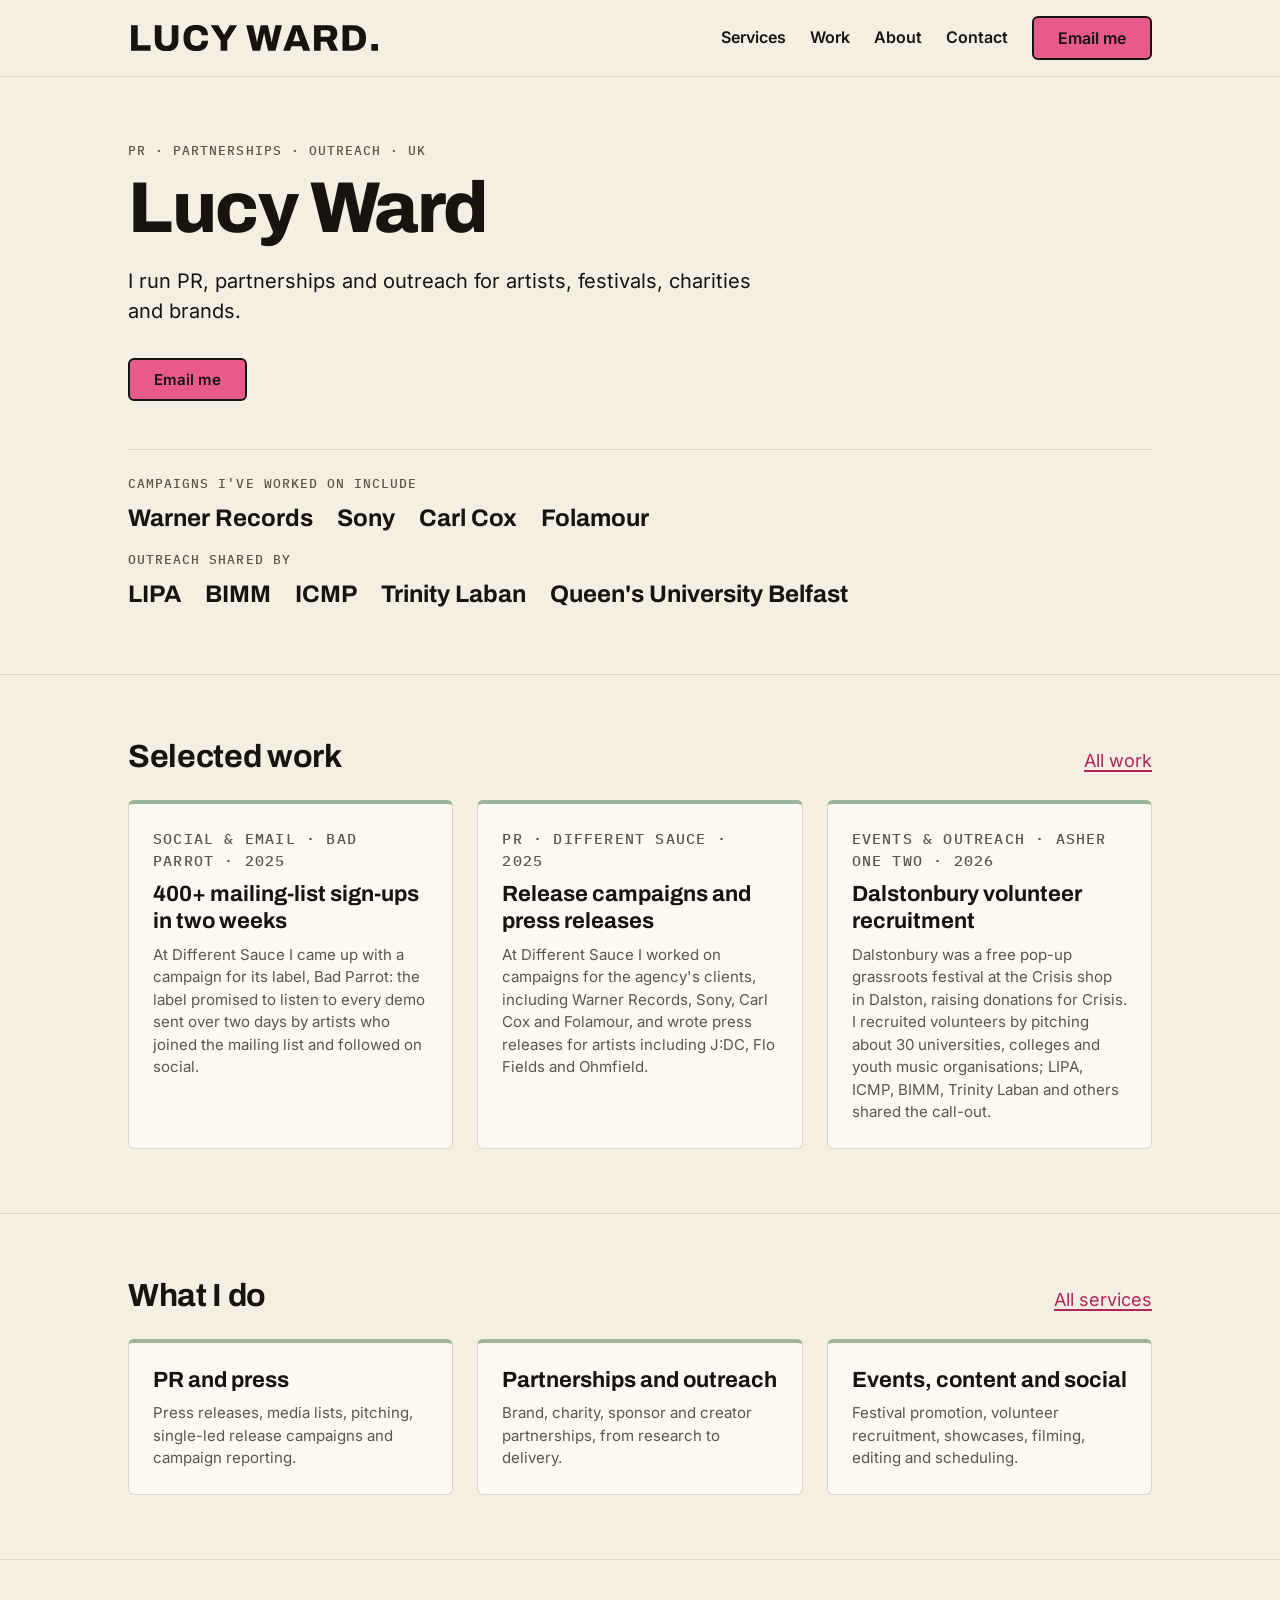
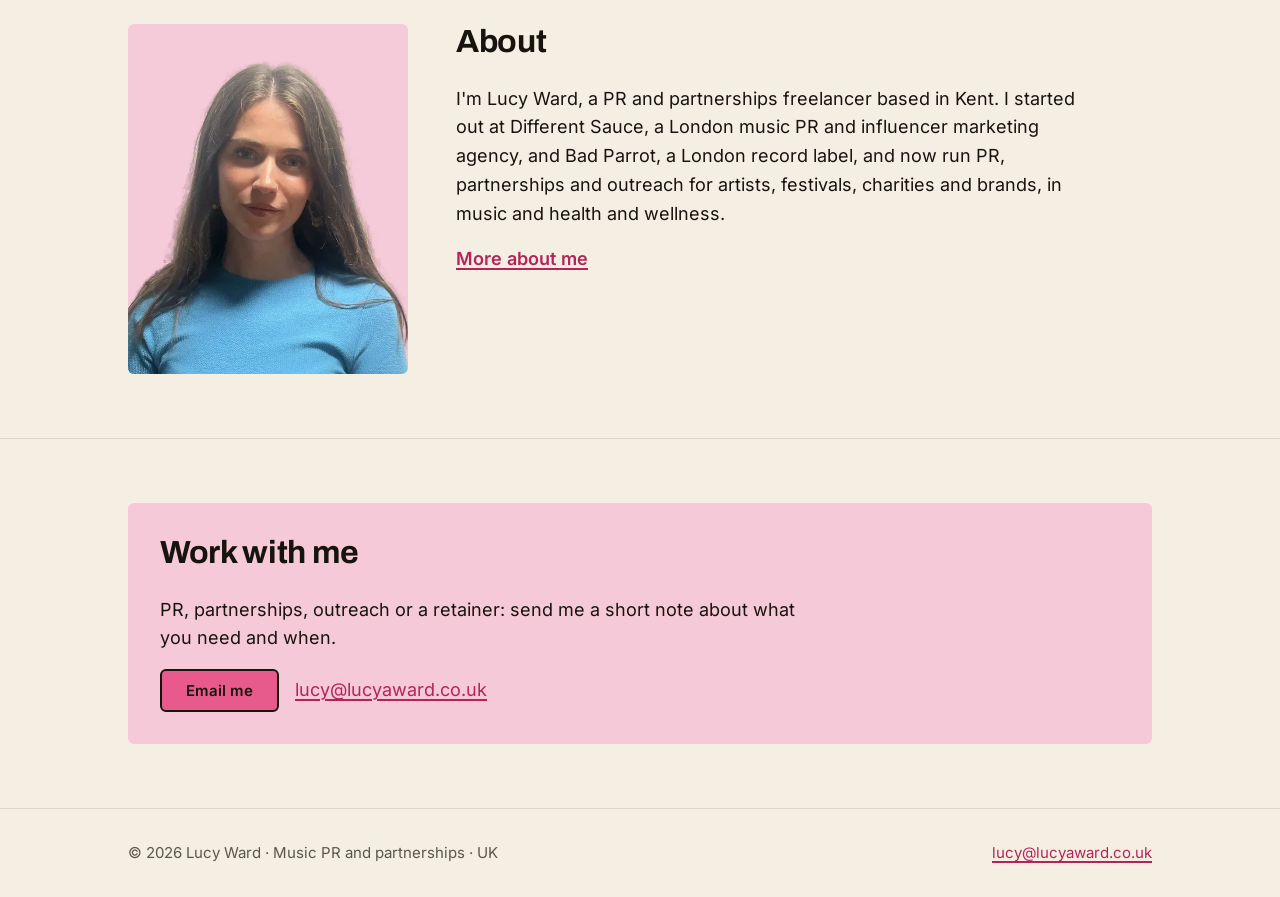
<file: index.html>
<!doctype html>
<html lang="en-GB">
<head>
<meta charset="utf-8">
<meta name="viewport" content="width=device-width, initial-scale=1">
<title>Lucy Ward · Music PR and partnerships</title>
<meta name="description" content="Freelance music PR, partnerships and outreach for artists, festivals, charities and brands, from Lucy Ward.">
<meta property="og:title" content="Lucy Ward · Music PR and partnerships">
<meta property="og:description" content="Freelance music PR, partnerships and outreach for artists, festivals, charities and brands, from Lucy Ward.">
<link rel="icon" href="/favicon.ico" sizes="48x48">
<link rel="icon" href="/favicon.svg" type="image/svg+xml">
<link rel="apple-touch-icon" href="/apple-touch-icon.png">
<link rel="manifest" href="/site.webmanifest">
<meta name="theme-color" content="#F5EFE3">
<link rel="preload" href="fonts/archivo-latin-800-normal.woff2" as="font" type="font/woff2" crossorigin>
<link rel="preload" href="fonts/inter-latin-400-normal.woff2" as="font" type="font/woff2" crossorigin>
<link rel="stylesheet" href="styles.css">
</head>
<body>
<a class="skip" href="#main">Skip to content</a>
<header class="site-header"><div class="wrap">
<a class="brand" href="index.html" aria-label="Lucy Ward, home"><svg class="wordmark" viewBox="40.2 40.2 811.6 84.3" aria-hidden="true" focusable="false"><path fill="currentColor" d="M50.16 123.47999999999999V41.03999999999999H71.64V105.83999999999999H113.52V123.47999999999999Z M165.24 124.91999999999999Q153.35999999999999 124.91999999999999 144.77999999999997 121.19999999999999Q136.2 117.47999999999999 131.64 110.03999999999999Q127.08 102.6 127.08 91.55999999999999V41.03999999999999H148.68V91.07999999999998Q148.68 98.99999999999999 152.88 103.55999999999999Q157.07999999999998 108.11999999999999 165.24 108.11999999999999Q173.39999999999998 108.11999999999999 177.71999999999997 103.55999999999999Q182.04 98.99999999999999 182.04 91.07999999999998V41.03999999999999H203.51999999999998V91.55999999999999Q203.51999999999998 102.6 198.95999999999998 110.03999999999999Q194.39999999999998 117.47999999999999 185.88 121.19999999999999Q177.35999999999999 124.91999999999999 165.24 124.91999999999999Z M261.6 124.91999999999999Q248.28 124.91999999999999 238.98000000000002 120.29999999999998Q229.68 115.67999999999999 224.88 106.19999999999999Q220.08 96.72 220.08 82.19999999999999Q220.08 60.83999999999999 230.82 50.21999999999999Q241.56 39.599999999999994 261.6 39.599999999999994Q272.76 39.599999999999994 281.4 43.379999999999995Q290.04 47.16 294.9 54.66Q299.76 62.15999999999999 299.76 73.32H278.76Q278.76 68.03999999999999 276.65999999999997 64.25999999999999Q274.56 60.47999999999999 270.78 58.43999999999999Q267.0 56.39999999999999 261.6 56.39999999999999Q254.88 56.39999999999999 250.56 59.16Q246.24 61.919999999999995 244.2 67.08Q242.16 72.24 242.16 79.55999999999999V84.96Q242.16 92.27999999999999 244.2 97.5Q246.24 102.72 250.5 105.41999999999999Q254.76 108.11999999999999 261.48 108.11999999999999Q267.24 108.11999999999999 271.26 106.19999999999999Q275.28 104.27999999999999 277.38 100.5Q279.48 96.72 279.48 91.44H299.76Q299.76 102.6 295.02 110.03999999999999Q290.28 117.47999999999999 281.7 121.19999999999999Q273.12 124.91999999999999 261.6 124.91999999999999Z M340.56 123.47999999999999V90.83999999999999L308.28 41.03999999999999H333.12L351.6 71.88H352.2L370.56 41.03999999999999H394.08L362.15999999999997 90.83999999999999V123.47999999999999Z M444.24 123.47999999999999 423.47999999999996 41.03999999999999H446.03999999999996L456.12 84.35999999999999Q456.36 85.44 456.72 87.47999999999999Q457.08 89.51999999999998 457.5 91.79999999999998Q457.91999999999996 94.07999999999998 458.28 95.99999999999999H458.76Q459.0 94.79999999999998 459.24 93.17999999999998Q459.47999999999996 91.55999999999999 459.78 89.94Q460.08 88.32 460.38 86.88Q460.68 85.44 460.79999999999995 84.35999999999999L470.28 41.03999999999999H493.67999999999995L503.4 84.35999999999999Q503.76 85.55999999999999 504.12 87.6Q504.48 89.63999999999999 504.9 91.91999999999999Q505.32 94.19999999999999 505.67999999999995 95.99999999999999H506.15999999999997Q506.4 94.67999999999999 506.7 93.17999999999999Q507.0 91.67999999999999 507.29999999999995 90.06Q507.59999999999997 88.44 507.9 87.0Q508.2 85.55999999999999 508.44 84.35999999999999L518.16 41.03999999999999H539.28L518.52 123.47999999999999H494.52L483.96 77.88Q483.71999999999997 76.19999999999999 483.24 74.03999999999999Q482.76 71.88 482.34 69.72Q481.91999999999996 67.56 481.68 65.88H481.2Q480.96 67.56 480.6 69.72Q480.24 71.88 479.82 74.03999999999999Q479.4 76.19999999999999 479.03999999999996 77.88L468.59999999999997 123.47999999999999Z M543.48 123.47999999999999 574.4399999999999 41.03999999999999H600.24L631.1999999999999 123.47999999999999H608.28L603.36 109.19999999999999H570.48L565.56 123.47999999999999ZM575.64 93.11999999999999H598.0799999999999L592.1999999999999 75.72Q591.72 74.39999999999999 591.06 72.41999999999999Q590.4 70.44 589.74 68.22Q589.0799999999999 66.0 588.48 63.72Q587.88 61.43999999999999 587.28 59.75999999999999H586.4399999999999Q585.96 62.03999999999999 585.12 64.91999999999999L583.3199999999999 70.67999999999999Q582.36 73.55999999999999 581.64 75.72Z M643.4399999999999 123.47999999999999V41.03999999999999H691.3199999999999Q700.4399999999999 41.03999999999999 706.56 44.459999999999994Q712.68 47.879999999999995 715.74 53.81999999999999Q718.8 59.75999999999999 718.8 67.07999999999998Q718.8 75.0 715.1399999999999 81.17999999999999Q711.4799999999999 87.35999999999999 704.8799999999999 90.83999999999999L721.4399999999999 123.47999999999999H697.4399999999999L683.76 94.44H664.92V123.47999999999999ZM664.92 78.47999999999999H687.1199999999999Q691.56 78.47999999999999 694.26 75.53999999999999Q696.9599999999999 72.6 696.9599999999999 67.67999999999999Q696.9599999999999 64.44 695.76 62.16Q694.56 59.879999999999995 692.3999999999999 58.61999999999999Q690.2399999999999 57.359999999999985 687.1199999999999 57.359999999999985H664.92Z M735.8399999999999 123.47999999999999V41.03999999999999H770.28Q783.7199999999999 41.03999999999999 793.02 45.47999999999999Q802.3199999999999 49.91999999999999 807.18 58.97999999999999Q812.04 68.03999999999999 812.04 82.19999999999999Q812.04 96.24 807.18 105.41999999999999Q802.3199999999999 114.6 793.02 119.03999999999999Q783.7199999999999 123.47999999999999 770.28 123.47999999999999ZM757.3199999999999 106.67999999999999H770.04Q775.0799999999999 106.67999999999999 778.8 105.23999999999998Q782.5199999999999 103.79999999999998 785.04 101.03999999999999Q787.56 98.27999999999999 788.76 94.19999999999999Q789.9599999999999 90.11999999999999 789.9599999999999 84.83999999999999V79.79999999999998Q789.9599999999999 74.39999999999999 788.76 70.32Q787.56 66.24 785.04 63.47999999999999Q782.5199999999999 60.71999999999999 778.8 59.27999999999999Q775.0799999999999 57.83999999999999 770.04 57.83999999999999H757.3199999999999Z M829.25 102.00h21.48v21.48h-21.48Z"/></svg></a>
<nav class="nav" aria-label="Main">
<a href="services.html">Services</a><a href="work.html">Work</a><a href="about.html">About</a><a href="contact.html">Contact</a><a class="btn btn-primary" href="mailto:lucy@lucyaward.co.uk?subject=Enquiry%20via%20lucyaward.co.uk">Email me</a>
</nav>
</div></header>
<main id="main">
<section class="hero"><div class="wrap">
<p class="label">PR · Partnerships · Outreach · UK</p>
<h1 class="display">Lucy Ward</h1>
<p class="lead">I run PR, partnerships and outreach for artists, festivals, charities and brands.</p>
<div class="actions"><a class="btn btn-primary" href="mailto:lucy@lucyaward.co.uk?subject=Enquiry%20via%20lucyaward.co.uk">Email me</a></div>
<div class="proof"><div class="proof-row"><p class="label">Campaigns I&#x27;ve worked on include</p><ul class="proof-list"><li>Warner Records</li><li>Sony</li><li>Carl Cox</li><li>Folamour</li></ul></div><div class="proof-row"><p class="label">Outreach shared by</p><ul class="proof-list"><li>LIPA</li><li>BIMM</li><li>ICMP</li><li>Trinity Laban</li><li>Queen&#x27;s University Belfast</li></ul></div></div>
</div></section>
<section class="block"><div class="wrap">
<div class="section-head"><h2>Selected work</h2><a href="work.html">All work</a></div>
<div class="grid grid-3"><div class="card card-pr"><p class="label">Social &amp; email · Bad Parrot · 2025</p><h3>400+ mailing-list sign-ups in two weeks</h3><p>At Different Sauce I came up with a campaign for its label, Bad Parrot: the label promised to listen to every demo sent over two days by artists who joined the mailing list and followed on social.</p></div><div class="card card-pr"><p class="label">PR · Different Sauce · 2025</p><h3>Release campaigns and press releases</h3><p>At Different Sauce I worked on campaigns for the agency&#x27;s clients, including Warner Records, Sony, Carl Cox and Folamour, and wrote press releases for artists including J:DC, Flo Fields and Ohmfield.</p></div><div class="card card-pr"><p class="label">Events &amp; outreach · Asher One Two · 2026</p><h3>Dalstonbury volunteer recruitment</h3><p>Dalstonbury was a free pop-up grassroots festival at the Crisis shop in Dalston, raising donations for Crisis. I recruited volunteers by pitching about 30 universities, colleges and youth music organisations; LIPA, ICMP, BIMM, Trinity Laban and others shared the call-out.</p></div></div>
</div></section>
<section class="block"><div class="wrap">
<div class="section-head"><h2>What I do</h2><a href="services.html">All services</a></div>
<div class="grid grid-3"><div class="card card-pr"><h3>PR and press</h3><p>Press releases, media lists, pitching, single-led release campaigns and campaign reporting.</p></div><div class="card card-pr"><h3>Partnerships and outreach</h3><p>Brand, charity, sponsor and creator partnerships, from research to delivery.</p></div><div class="card card-pr"><h3>Events, content and social</h3><p>Festival promotion, volunteer recruitment, showcases, filming, editing and scheduling.</p></div></div>
</div></section>
<section class="block about"><div class="wrap about-grid about-teaser">
<picture class="about-photo"><source srcset="img/lucy-ward.webp" type="image/webp"><img src="img/lucy-ward.jpg" width="480" height="600" alt="Lucy Ward" loading="lazy"></picture>
<div class="about-text">
<h2>About</h2>
<p>I&#x27;m Lucy Ward, a PR and partnerships freelancer based in Kent. I started out at Different Sauce, a London music PR and influencer marketing agency, and Bad Parrot, a London record label, and now run PR, partnerships and outreach for artists, festivals, charities and brands, in music and health and wellness.</p>
<p><a class="more-link" href="about.html">More about me</a></p>
</div>
</div></section>
<section class="block"><div class="wrap">
<div class="panel">
<h2>Work with me</h2>
<p>PR, partnerships, outreach or a retainer: send me a short note about what you need and when.</p>
<div class="actions"><a class="btn btn-primary" href="mailto:lucy@lucyaward.co.uk?subject=Enquiry%20via%20lucyaward.co.uk">Email me</a><a href="mailto:lucy@lucyaward.co.uk?subject=Enquiry%20via%20lucyaward.co.uk">lucy@lucyaward.co.uk</a></div>
</div>
</div></section>
</main>
<footer class="site-footer"><div class="wrap">
<span>© 2026 Lucy Ward · Music PR and partnerships · UK</span>
<a href="mailto:lucy@lucyaward.co.uk?subject=Enquiry%20via%20lucyaward.co.uk">lucy@lucyaward.co.uk</a>
</div></footer>
</body>
</html>
</file>
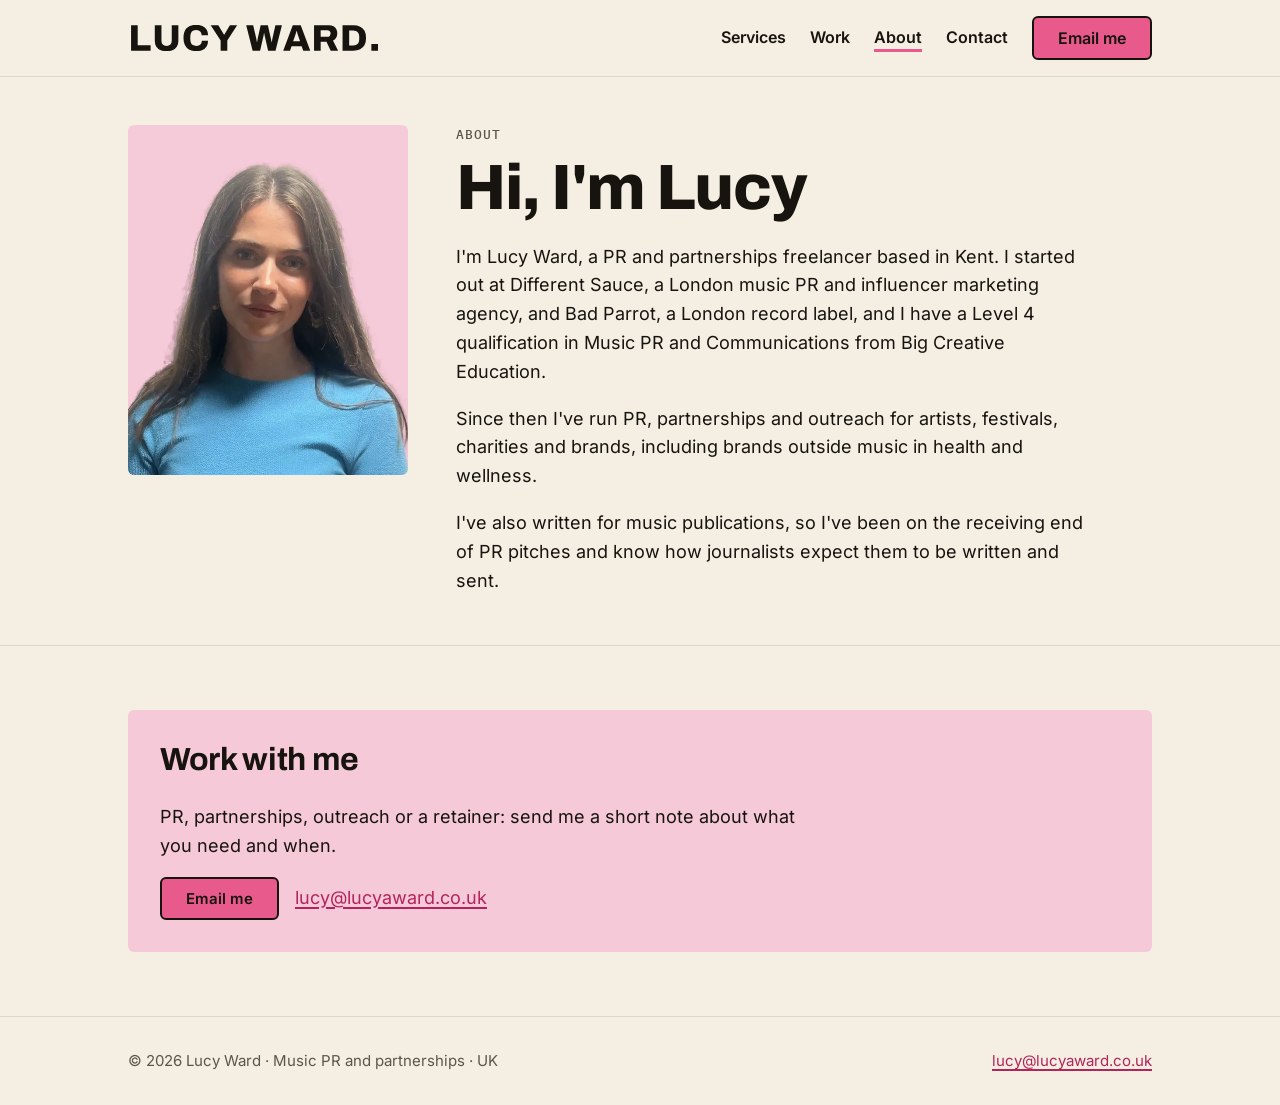
<file: about.html>
<!doctype html>
<html lang="en-GB">
<head>
<meta charset="utf-8">
<meta name="viewport" content="width=device-width, initial-scale=1">
<title>About · Lucy Ward</title>
<meta name="description" content="About Lucy Ward, a freelance music PR based in Kent.">
<meta property="og:title" content="About · Lucy Ward">
<meta property="og:description" content="About Lucy Ward, a freelance music PR based in Kent.">
<link rel="icon" href="/favicon.ico" sizes="48x48">
<link rel="icon" href="/favicon.svg" type="image/svg+xml">
<link rel="apple-touch-icon" href="/apple-touch-icon.png">
<link rel="manifest" href="/site.webmanifest">
<meta name="theme-color" content="#F5EFE3">
<link rel="preload" href="fonts/archivo-latin-800-normal.woff2" as="font" type="font/woff2" crossorigin>
<link rel="preload" href="fonts/inter-latin-400-normal.woff2" as="font" type="font/woff2" crossorigin>
<link rel="stylesheet" href="styles.css">
</head>
<body>
<a class="skip" href="#main">Skip to content</a>
<header class="site-header"><div class="wrap">
<a class="brand" href="index.html" aria-label="Lucy Ward, home"><svg class="wordmark" viewBox="40.2 40.2 811.6 84.3" aria-hidden="true" focusable="false"><path fill="currentColor" d="M50.16 123.47999999999999V41.03999999999999H71.64V105.83999999999999H113.52V123.47999999999999Z M165.24 124.91999999999999Q153.35999999999999 124.91999999999999 144.77999999999997 121.19999999999999Q136.2 117.47999999999999 131.64 110.03999999999999Q127.08 102.6 127.08 91.55999999999999V41.03999999999999H148.68V91.07999999999998Q148.68 98.99999999999999 152.88 103.55999999999999Q157.07999999999998 108.11999999999999 165.24 108.11999999999999Q173.39999999999998 108.11999999999999 177.71999999999997 103.55999999999999Q182.04 98.99999999999999 182.04 91.07999999999998V41.03999999999999H203.51999999999998V91.55999999999999Q203.51999999999998 102.6 198.95999999999998 110.03999999999999Q194.39999999999998 117.47999999999999 185.88 121.19999999999999Q177.35999999999999 124.91999999999999 165.24 124.91999999999999Z M261.6 124.91999999999999Q248.28 124.91999999999999 238.98000000000002 120.29999999999998Q229.68 115.67999999999999 224.88 106.19999999999999Q220.08 96.72 220.08 82.19999999999999Q220.08 60.83999999999999 230.82 50.21999999999999Q241.56 39.599999999999994 261.6 39.599999999999994Q272.76 39.599999999999994 281.4 43.379999999999995Q290.04 47.16 294.9 54.66Q299.76 62.15999999999999 299.76 73.32H278.76Q278.76 68.03999999999999 276.65999999999997 64.25999999999999Q274.56 60.47999999999999 270.78 58.43999999999999Q267.0 56.39999999999999 261.6 56.39999999999999Q254.88 56.39999999999999 250.56 59.16Q246.24 61.919999999999995 244.2 67.08Q242.16 72.24 242.16 79.55999999999999V84.96Q242.16 92.27999999999999 244.2 97.5Q246.24 102.72 250.5 105.41999999999999Q254.76 108.11999999999999 261.48 108.11999999999999Q267.24 108.11999999999999 271.26 106.19999999999999Q275.28 104.27999999999999 277.38 100.5Q279.48 96.72 279.48 91.44H299.76Q299.76 102.6 295.02 110.03999999999999Q290.28 117.47999999999999 281.7 121.19999999999999Q273.12 124.91999999999999 261.6 124.91999999999999Z M340.56 123.47999999999999V90.83999999999999L308.28 41.03999999999999H333.12L351.6 71.88H352.2L370.56 41.03999999999999H394.08L362.15999999999997 90.83999999999999V123.47999999999999Z M444.24 123.47999999999999 423.47999999999996 41.03999999999999H446.03999999999996L456.12 84.35999999999999Q456.36 85.44 456.72 87.47999999999999Q457.08 89.51999999999998 457.5 91.79999999999998Q457.91999999999996 94.07999999999998 458.28 95.99999999999999H458.76Q459.0 94.79999999999998 459.24 93.17999999999998Q459.47999999999996 91.55999999999999 459.78 89.94Q460.08 88.32 460.38 86.88Q460.68 85.44 460.79999999999995 84.35999999999999L470.28 41.03999999999999H493.67999999999995L503.4 84.35999999999999Q503.76 85.55999999999999 504.12 87.6Q504.48 89.63999999999999 504.9 91.91999999999999Q505.32 94.19999999999999 505.67999999999995 95.99999999999999H506.15999999999997Q506.4 94.67999999999999 506.7 93.17999999999999Q507.0 91.67999999999999 507.29999999999995 90.06Q507.59999999999997 88.44 507.9 87.0Q508.2 85.55999999999999 508.44 84.35999999999999L518.16 41.03999999999999H539.28L518.52 123.47999999999999H494.52L483.96 77.88Q483.71999999999997 76.19999999999999 483.24 74.03999999999999Q482.76 71.88 482.34 69.72Q481.91999999999996 67.56 481.68 65.88H481.2Q480.96 67.56 480.6 69.72Q480.24 71.88 479.82 74.03999999999999Q479.4 76.19999999999999 479.03999999999996 77.88L468.59999999999997 123.47999999999999Z M543.48 123.47999999999999 574.4399999999999 41.03999999999999H600.24L631.1999999999999 123.47999999999999H608.28L603.36 109.19999999999999H570.48L565.56 123.47999999999999ZM575.64 93.11999999999999H598.0799999999999L592.1999999999999 75.72Q591.72 74.39999999999999 591.06 72.41999999999999Q590.4 70.44 589.74 68.22Q589.0799999999999 66.0 588.48 63.72Q587.88 61.43999999999999 587.28 59.75999999999999H586.4399999999999Q585.96 62.03999999999999 585.12 64.91999999999999L583.3199999999999 70.67999999999999Q582.36 73.55999999999999 581.64 75.72Z M643.4399999999999 123.47999999999999V41.03999999999999H691.3199999999999Q700.4399999999999 41.03999999999999 706.56 44.459999999999994Q712.68 47.879999999999995 715.74 53.81999999999999Q718.8 59.75999999999999 718.8 67.07999999999998Q718.8 75.0 715.1399999999999 81.17999999999999Q711.4799999999999 87.35999999999999 704.8799999999999 90.83999999999999L721.4399999999999 123.47999999999999H697.4399999999999L683.76 94.44H664.92V123.47999999999999ZM664.92 78.47999999999999H687.1199999999999Q691.56 78.47999999999999 694.26 75.53999999999999Q696.9599999999999 72.6 696.9599999999999 67.67999999999999Q696.9599999999999 64.44 695.76 62.16Q694.56 59.879999999999995 692.3999999999999 58.61999999999999Q690.2399999999999 57.359999999999985 687.1199999999999 57.359999999999985H664.92Z M735.8399999999999 123.47999999999999V41.03999999999999H770.28Q783.7199999999999 41.03999999999999 793.02 45.47999999999999Q802.3199999999999 49.91999999999999 807.18 58.97999999999999Q812.04 68.03999999999999 812.04 82.19999999999999Q812.04 96.24 807.18 105.41999999999999Q802.3199999999999 114.6 793.02 119.03999999999999Q783.7199999999999 123.47999999999999 770.28 123.47999999999999ZM757.3199999999999 106.67999999999999H770.04Q775.0799999999999 106.67999999999999 778.8 105.23999999999998Q782.5199999999999 103.79999999999998 785.04 101.03999999999999Q787.56 98.27999999999999 788.76 94.19999999999999Q789.9599999999999 90.11999999999999 789.9599999999999 84.83999999999999V79.79999999999998Q789.9599999999999 74.39999999999999 788.76 70.32Q787.56 66.24 785.04 63.47999999999999Q782.5199999999999 60.71999999999999 778.8 59.27999999999999Q775.0799999999999 57.83999999999999 770.04 57.83999999999999H757.3199999999999Z M829.25 102.00h21.48v21.48h-21.48Z"/></svg></a>
<nav class="nav" aria-label="Main">
<a href="services.html">Services</a><a href="work.html">Work</a><a href="about.html" aria-current="page">About</a><a href="contact.html">Contact</a><a class="btn btn-primary" href="mailto:lucy@lucyaward.co.uk?subject=Enquiry%20via%20lucyaward.co.uk">Email me</a>
</nav>
</div></header>
<main id="main">
<section class="hero hero-page"><div class="wrap about-grid">
<picture class="about-photo"><source srcset="img/lucy-ward.webp" type="image/webp"><img src="img/lucy-ward.jpg" width="480" height="600" alt="Lucy Ward"></picture>
<div class="about-text">
<p class="label">About</p>
<h1 class="display page-title">Hi, I'm Lucy</h1>
<p>I&#x27;m Lucy Ward, a PR and partnerships freelancer based in Kent. I started out at Different Sauce, a London music PR and influencer marketing agency, and Bad Parrot, a London record label, and I have a Level 4 qualification in Music PR and Communications from Big Creative Education.</p><p>Since then I&#x27;ve run PR, partnerships and outreach for artists, festivals, charities and brands, including brands outside music in health and wellness.</p><p>I&#x27;ve also written for music publications, so I&#x27;ve been on the receiving end of PR pitches and know how journalists expect them to be written and sent.</p>
</div>
</div></section>
<section class="block"><div class="wrap">
<div class="panel">
<h2>Work with me</h2>
<p>PR, partnerships, outreach or a retainer: send me a short note about what you need and when.</p>
<div class="actions"><a class="btn btn-primary" href="mailto:lucy@lucyaward.co.uk?subject=Enquiry%20via%20lucyaward.co.uk">Email me</a><a href="mailto:lucy@lucyaward.co.uk?subject=Enquiry%20via%20lucyaward.co.uk">lucy@lucyaward.co.uk</a></div>
</div>
</div></section>
</main>
<footer class="site-footer"><div class="wrap">
<span>© 2026 Lucy Ward · Music PR and partnerships · UK</span>
<a href="mailto:lucy@lucyaward.co.uk?subject=Enquiry%20via%20lucyaward.co.uk">lucy@lucyaward.co.uk</a>
</div></footer>
</body>
</html>
</file>
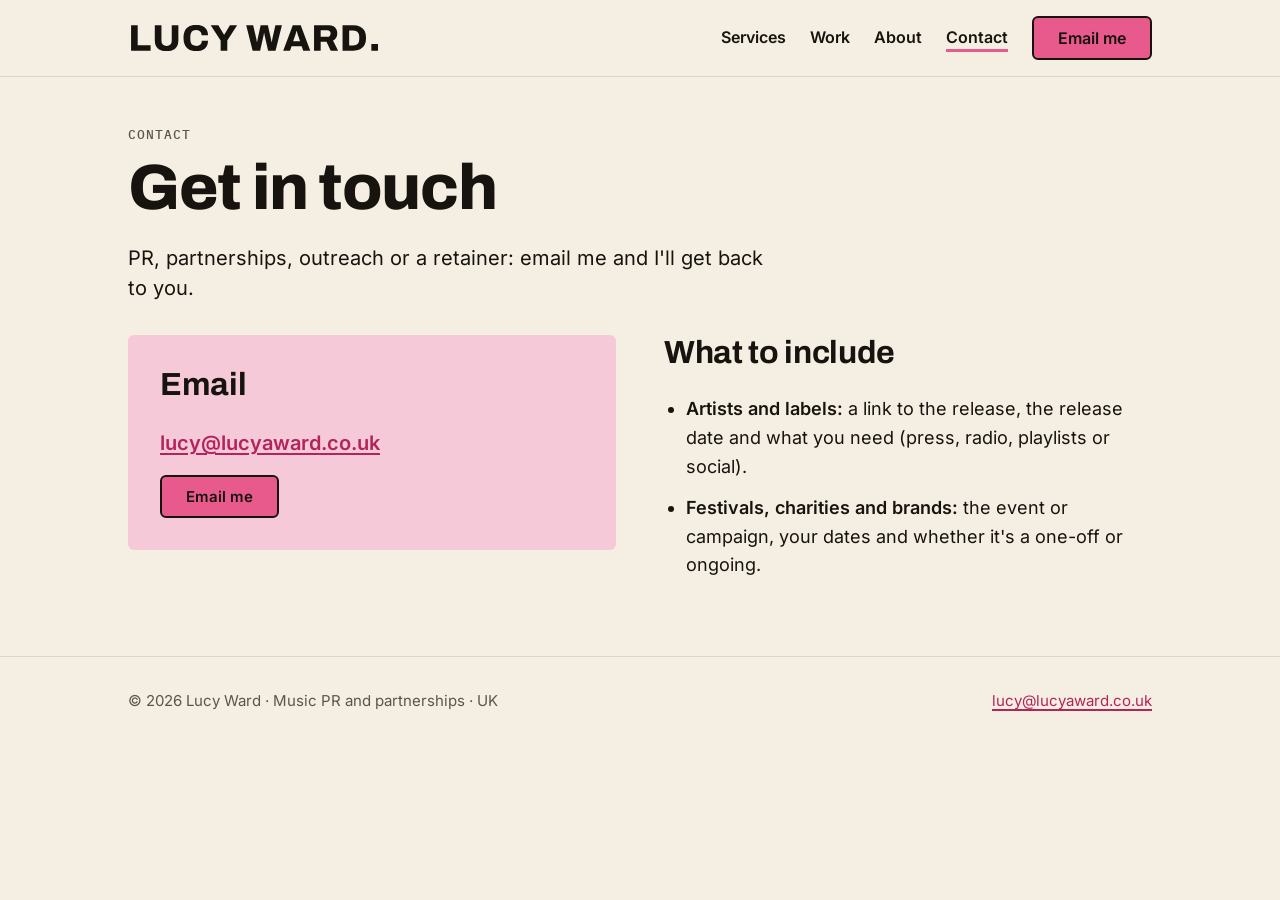
<file: contact.html>
<!doctype html>
<html lang="en-GB">
<head>
<meta charset="utf-8">
<meta name="viewport" content="width=device-width, initial-scale=1">
<title>Contact · Lucy Ward</title>
<meta name="description" content="Contact Lucy Ward about PR, partnerships, outreach or a retainer.">
<meta property="og:title" content="Contact · Lucy Ward">
<meta property="og:description" content="Contact Lucy Ward about PR, partnerships, outreach or a retainer.">
<link rel="icon" href="/favicon.ico" sizes="48x48">
<link rel="icon" href="/favicon.svg" type="image/svg+xml">
<link rel="apple-touch-icon" href="/apple-touch-icon.png">
<link rel="manifest" href="/site.webmanifest">
<meta name="theme-color" content="#F5EFE3">
<link rel="preload" href="fonts/archivo-latin-800-normal.woff2" as="font" type="font/woff2" crossorigin>
<link rel="preload" href="fonts/inter-latin-400-normal.woff2" as="font" type="font/woff2" crossorigin>
<link rel="stylesheet" href="styles.css">
</head>
<body>
<a class="skip" href="#main">Skip to content</a>
<header class="site-header"><div class="wrap">
<a class="brand" href="index.html" aria-label="Lucy Ward, home"><svg class="wordmark" viewBox="40.2 40.2 811.6 84.3" aria-hidden="true" focusable="false"><path fill="currentColor" d="M50.16 123.47999999999999V41.03999999999999H71.64V105.83999999999999H113.52V123.47999999999999Z M165.24 124.91999999999999Q153.35999999999999 124.91999999999999 144.77999999999997 121.19999999999999Q136.2 117.47999999999999 131.64 110.03999999999999Q127.08 102.6 127.08 91.55999999999999V41.03999999999999H148.68V91.07999999999998Q148.68 98.99999999999999 152.88 103.55999999999999Q157.07999999999998 108.11999999999999 165.24 108.11999999999999Q173.39999999999998 108.11999999999999 177.71999999999997 103.55999999999999Q182.04 98.99999999999999 182.04 91.07999999999998V41.03999999999999H203.51999999999998V91.55999999999999Q203.51999999999998 102.6 198.95999999999998 110.03999999999999Q194.39999999999998 117.47999999999999 185.88 121.19999999999999Q177.35999999999999 124.91999999999999 165.24 124.91999999999999Z M261.6 124.91999999999999Q248.28 124.91999999999999 238.98000000000002 120.29999999999998Q229.68 115.67999999999999 224.88 106.19999999999999Q220.08 96.72 220.08 82.19999999999999Q220.08 60.83999999999999 230.82 50.21999999999999Q241.56 39.599999999999994 261.6 39.599999999999994Q272.76 39.599999999999994 281.4 43.379999999999995Q290.04 47.16 294.9 54.66Q299.76 62.15999999999999 299.76 73.32H278.76Q278.76 68.03999999999999 276.65999999999997 64.25999999999999Q274.56 60.47999999999999 270.78 58.43999999999999Q267.0 56.39999999999999 261.6 56.39999999999999Q254.88 56.39999999999999 250.56 59.16Q246.24 61.919999999999995 244.2 67.08Q242.16 72.24 242.16 79.55999999999999V84.96Q242.16 92.27999999999999 244.2 97.5Q246.24 102.72 250.5 105.41999999999999Q254.76 108.11999999999999 261.48 108.11999999999999Q267.24 108.11999999999999 271.26 106.19999999999999Q275.28 104.27999999999999 277.38 100.5Q279.48 96.72 279.48 91.44H299.76Q299.76 102.6 295.02 110.03999999999999Q290.28 117.47999999999999 281.7 121.19999999999999Q273.12 124.91999999999999 261.6 124.91999999999999Z M340.56 123.47999999999999V90.83999999999999L308.28 41.03999999999999H333.12L351.6 71.88H352.2L370.56 41.03999999999999H394.08L362.15999999999997 90.83999999999999V123.47999999999999Z M444.24 123.47999999999999 423.47999999999996 41.03999999999999H446.03999999999996L456.12 84.35999999999999Q456.36 85.44 456.72 87.47999999999999Q457.08 89.51999999999998 457.5 91.79999999999998Q457.91999999999996 94.07999999999998 458.28 95.99999999999999H458.76Q459.0 94.79999999999998 459.24 93.17999999999998Q459.47999999999996 91.55999999999999 459.78 89.94Q460.08 88.32 460.38 86.88Q460.68 85.44 460.79999999999995 84.35999999999999L470.28 41.03999999999999H493.67999999999995L503.4 84.35999999999999Q503.76 85.55999999999999 504.12 87.6Q504.48 89.63999999999999 504.9 91.91999999999999Q505.32 94.19999999999999 505.67999999999995 95.99999999999999H506.15999999999997Q506.4 94.67999999999999 506.7 93.17999999999999Q507.0 91.67999999999999 507.29999999999995 90.06Q507.59999999999997 88.44 507.9 87.0Q508.2 85.55999999999999 508.44 84.35999999999999L518.16 41.03999999999999H539.28L518.52 123.47999999999999H494.52L483.96 77.88Q483.71999999999997 76.19999999999999 483.24 74.03999999999999Q482.76 71.88 482.34 69.72Q481.91999999999996 67.56 481.68 65.88H481.2Q480.96 67.56 480.6 69.72Q480.24 71.88 479.82 74.03999999999999Q479.4 76.19999999999999 479.03999999999996 77.88L468.59999999999997 123.47999999999999Z M543.48 123.47999999999999 574.4399999999999 41.03999999999999H600.24L631.1999999999999 123.47999999999999H608.28L603.36 109.19999999999999H570.48L565.56 123.47999999999999ZM575.64 93.11999999999999H598.0799999999999L592.1999999999999 75.72Q591.72 74.39999999999999 591.06 72.41999999999999Q590.4 70.44 589.74 68.22Q589.0799999999999 66.0 588.48 63.72Q587.88 61.43999999999999 587.28 59.75999999999999H586.4399999999999Q585.96 62.03999999999999 585.12 64.91999999999999L583.3199999999999 70.67999999999999Q582.36 73.55999999999999 581.64 75.72Z M643.4399999999999 123.47999999999999V41.03999999999999H691.3199999999999Q700.4399999999999 41.03999999999999 706.56 44.459999999999994Q712.68 47.879999999999995 715.74 53.81999999999999Q718.8 59.75999999999999 718.8 67.07999999999998Q718.8 75.0 715.1399999999999 81.17999999999999Q711.4799999999999 87.35999999999999 704.8799999999999 90.83999999999999L721.4399999999999 123.47999999999999H697.4399999999999L683.76 94.44H664.92V123.47999999999999ZM664.92 78.47999999999999H687.1199999999999Q691.56 78.47999999999999 694.26 75.53999999999999Q696.9599999999999 72.6 696.9599999999999 67.67999999999999Q696.9599999999999 64.44 695.76 62.16Q694.56 59.879999999999995 692.3999999999999 58.61999999999999Q690.2399999999999 57.359999999999985 687.1199999999999 57.359999999999985H664.92Z M735.8399999999999 123.47999999999999V41.03999999999999H770.28Q783.7199999999999 41.03999999999999 793.02 45.47999999999999Q802.3199999999999 49.91999999999999 807.18 58.97999999999999Q812.04 68.03999999999999 812.04 82.19999999999999Q812.04 96.24 807.18 105.41999999999999Q802.3199999999999 114.6 793.02 119.03999999999999Q783.7199999999999 123.47999999999999 770.28 123.47999999999999ZM757.3199999999999 106.67999999999999H770.04Q775.0799999999999 106.67999999999999 778.8 105.23999999999998Q782.5199999999999 103.79999999999998 785.04 101.03999999999999Q787.56 98.27999999999999 788.76 94.19999999999999Q789.9599999999999 90.11999999999999 789.9599999999999 84.83999999999999V79.79999999999998Q789.9599999999999 74.39999999999999 788.76 70.32Q787.56 66.24 785.04 63.47999999999999Q782.5199999999999 60.71999999999999 778.8 59.27999999999999Q775.0799999999999 57.83999999999999 770.04 57.83999999999999H757.3199999999999Z M829.25 102.00h21.48v21.48h-21.48Z"/></svg></a>
<nav class="nav" aria-label="Main">
<a href="services.html">Services</a><a href="work.html">Work</a><a href="about.html">About</a><a href="contact.html" aria-current="page">Contact</a><a class="btn btn-primary" href="mailto:lucy@lucyaward.co.uk?subject=Enquiry%20via%20lucyaward.co.uk">Email me</a>
</nav>
</div></header>
<main id="main">
<section class="hero hero-page"><div class="wrap">
<p class="label">Contact</p>
<h1 class="display page-title">Get in touch</h1>
<p class="lead">PR, partnerships, outreach or a retainer: email me and I&#x27;ll get back to you.</p>
</div></section>
<section class="block block-first"><div class="wrap">
<div class="contact-grid">
<div class="panel">
<h2>Email</h2>
<p><a class="contact-email" href="mailto:lucy@lucyaward.co.uk?subject=Enquiry%20via%20lucyaward.co.uk">lucy@lucyaward.co.uk</a></p>
<div class="actions"><a class="btn btn-primary" href="mailto:lucy@lucyaward.co.uk?subject=Enquiry%20via%20lucyaward.co.uk">Email me</a></div>
</div>
<div>
<h2>What to include</h2>
<ul class="checklist">
<li><strong>Artists and labels:</strong> a link to the release, the release date and what you need (press, radio, playlists or social).</li>
<li><strong>Festivals, charities and brands:</strong> the event or campaign, your dates and whether it's a one-off or ongoing.</li>
</ul>
</div>
</div>
</div></section>
</main>
<footer class="site-footer"><div class="wrap">
<span>© 2026 Lucy Ward · Music PR and partnerships · UK</span>
<a href="mailto:lucy@lucyaward.co.uk?subject=Enquiry%20via%20lucyaward.co.uk">lucy@lucyaward.co.uk</a>
</div></footer>
</body>
</html>
</file>
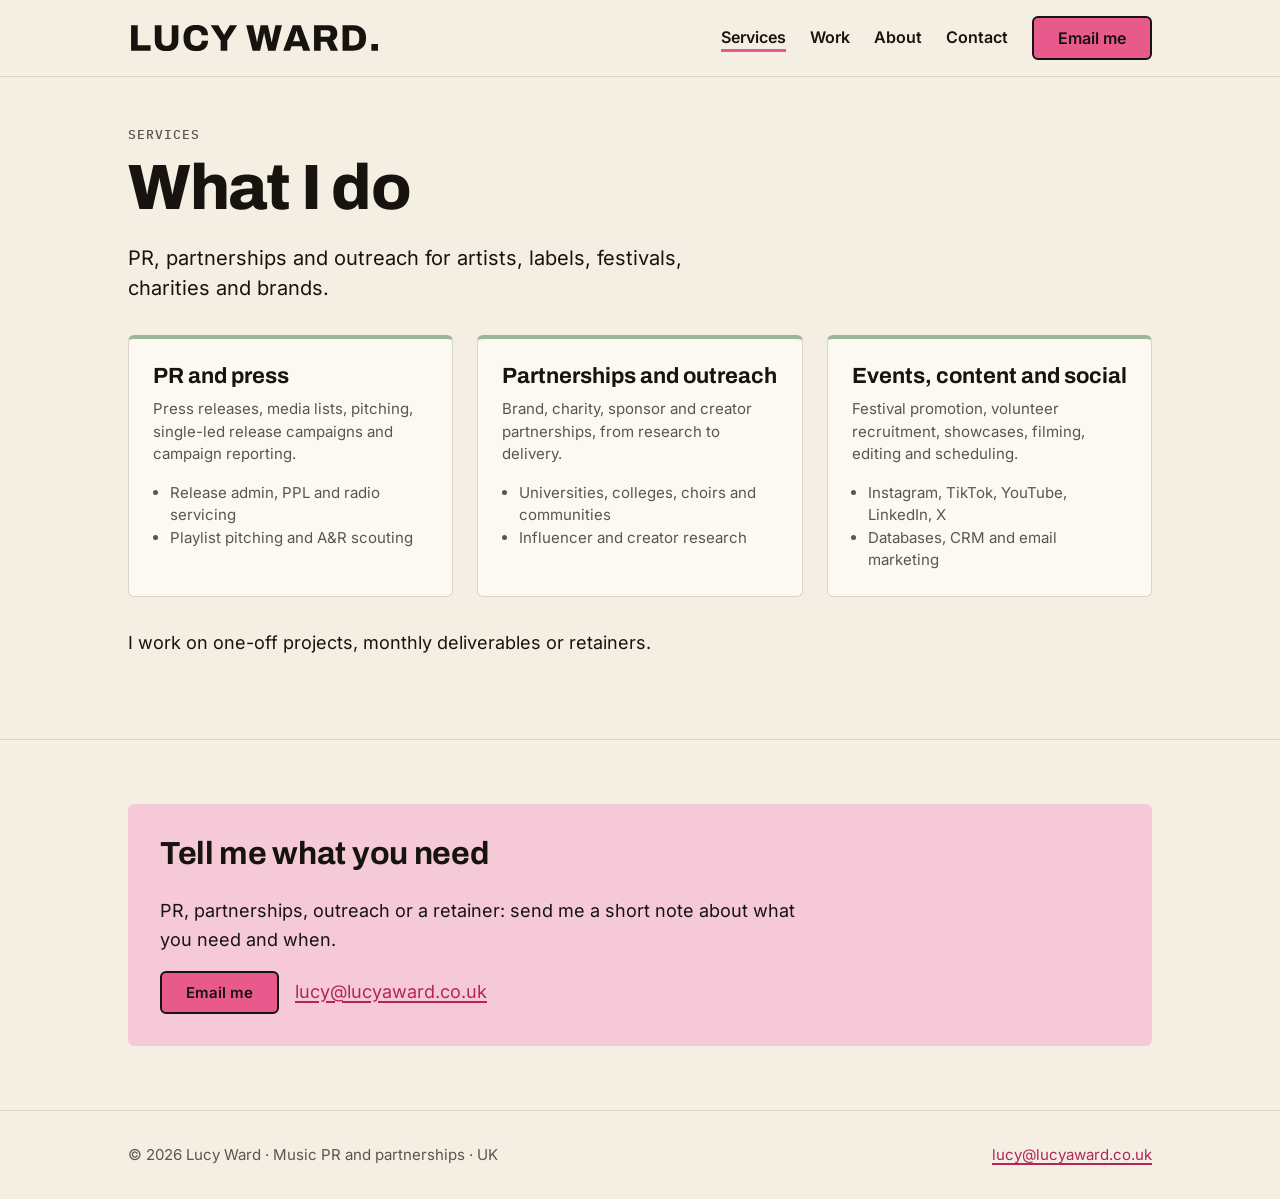
<file: services.html>
<!doctype html>
<html lang="en-GB">
<head>
<meta charset="utf-8">
<meta name="viewport" content="width=device-width, initial-scale=1">
<title>Services · Lucy Ward</title>
<meta name="description" content="PR and press, partnerships and outreach, events, content and social from Lucy Ward, a UK freelance music PR.">
<meta property="og:title" content="Services · Lucy Ward">
<meta property="og:description" content="PR and press, partnerships and outreach, events, content and social from Lucy Ward, a UK freelance music PR.">
<link rel="icon" href="/favicon.ico" sizes="48x48">
<link rel="icon" href="/favicon.svg" type="image/svg+xml">
<link rel="apple-touch-icon" href="/apple-touch-icon.png">
<link rel="manifest" href="/site.webmanifest">
<meta name="theme-color" content="#F5EFE3">
<link rel="preload" href="fonts/archivo-latin-800-normal.woff2" as="font" type="font/woff2" crossorigin>
<link rel="preload" href="fonts/inter-latin-400-normal.woff2" as="font" type="font/woff2" crossorigin>
<link rel="stylesheet" href="styles.css">
</head>
<body>
<a class="skip" href="#main">Skip to content</a>
<header class="site-header"><div class="wrap">
<a class="brand" href="index.html" aria-label="Lucy Ward, home"><svg class="wordmark" viewBox="40.2 40.2 811.6 84.3" aria-hidden="true" focusable="false"><path fill="currentColor" d="M50.16 123.47999999999999V41.03999999999999H71.64V105.83999999999999H113.52V123.47999999999999Z M165.24 124.91999999999999Q153.35999999999999 124.91999999999999 144.77999999999997 121.19999999999999Q136.2 117.47999999999999 131.64 110.03999999999999Q127.08 102.6 127.08 91.55999999999999V41.03999999999999H148.68V91.07999999999998Q148.68 98.99999999999999 152.88 103.55999999999999Q157.07999999999998 108.11999999999999 165.24 108.11999999999999Q173.39999999999998 108.11999999999999 177.71999999999997 103.55999999999999Q182.04 98.99999999999999 182.04 91.07999999999998V41.03999999999999H203.51999999999998V91.55999999999999Q203.51999999999998 102.6 198.95999999999998 110.03999999999999Q194.39999999999998 117.47999999999999 185.88 121.19999999999999Q177.35999999999999 124.91999999999999 165.24 124.91999999999999Z M261.6 124.91999999999999Q248.28 124.91999999999999 238.98000000000002 120.29999999999998Q229.68 115.67999999999999 224.88 106.19999999999999Q220.08 96.72 220.08 82.19999999999999Q220.08 60.83999999999999 230.82 50.21999999999999Q241.56 39.599999999999994 261.6 39.599999999999994Q272.76 39.599999999999994 281.4 43.379999999999995Q290.04 47.16 294.9 54.66Q299.76 62.15999999999999 299.76 73.32H278.76Q278.76 68.03999999999999 276.65999999999997 64.25999999999999Q274.56 60.47999999999999 270.78 58.43999999999999Q267.0 56.39999999999999 261.6 56.39999999999999Q254.88 56.39999999999999 250.56 59.16Q246.24 61.919999999999995 244.2 67.08Q242.16 72.24 242.16 79.55999999999999V84.96Q242.16 92.27999999999999 244.2 97.5Q246.24 102.72 250.5 105.41999999999999Q254.76 108.11999999999999 261.48 108.11999999999999Q267.24 108.11999999999999 271.26 106.19999999999999Q275.28 104.27999999999999 277.38 100.5Q279.48 96.72 279.48 91.44H299.76Q299.76 102.6 295.02 110.03999999999999Q290.28 117.47999999999999 281.7 121.19999999999999Q273.12 124.91999999999999 261.6 124.91999999999999Z M340.56 123.47999999999999V90.83999999999999L308.28 41.03999999999999H333.12L351.6 71.88H352.2L370.56 41.03999999999999H394.08L362.15999999999997 90.83999999999999V123.47999999999999Z M444.24 123.47999999999999 423.47999999999996 41.03999999999999H446.03999999999996L456.12 84.35999999999999Q456.36 85.44 456.72 87.47999999999999Q457.08 89.51999999999998 457.5 91.79999999999998Q457.91999999999996 94.07999999999998 458.28 95.99999999999999H458.76Q459.0 94.79999999999998 459.24 93.17999999999998Q459.47999999999996 91.55999999999999 459.78 89.94Q460.08 88.32 460.38 86.88Q460.68 85.44 460.79999999999995 84.35999999999999L470.28 41.03999999999999H493.67999999999995L503.4 84.35999999999999Q503.76 85.55999999999999 504.12 87.6Q504.48 89.63999999999999 504.9 91.91999999999999Q505.32 94.19999999999999 505.67999999999995 95.99999999999999H506.15999999999997Q506.4 94.67999999999999 506.7 93.17999999999999Q507.0 91.67999999999999 507.29999999999995 90.06Q507.59999999999997 88.44 507.9 87.0Q508.2 85.55999999999999 508.44 84.35999999999999L518.16 41.03999999999999H539.28L518.52 123.47999999999999H494.52L483.96 77.88Q483.71999999999997 76.19999999999999 483.24 74.03999999999999Q482.76 71.88 482.34 69.72Q481.91999999999996 67.56 481.68 65.88H481.2Q480.96 67.56 480.6 69.72Q480.24 71.88 479.82 74.03999999999999Q479.4 76.19999999999999 479.03999999999996 77.88L468.59999999999997 123.47999999999999Z M543.48 123.47999999999999 574.4399999999999 41.03999999999999H600.24L631.1999999999999 123.47999999999999H608.28L603.36 109.19999999999999H570.48L565.56 123.47999999999999ZM575.64 93.11999999999999H598.0799999999999L592.1999999999999 75.72Q591.72 74.39999999999999 591.06 72.41999999999999Q590.4 70.44 589.74 68.22Q589.0799999999999 66.0 588.48 63.72Q587.88 61.43999999999999 587.28 59.75999999999999H586.4399999999999Q585.96 62.03999999999999 585.12 64.91999999999999L583.3199999999999 70.67999999999999Q582.36 73.55999999999999 581.64 75.72Z M643.4399999999999 123.47999999999999V41.03999999999999H691.3199999999999Q700.4399999999999 41.03999999999999 706.56 44.459999999999994Q712.68 47.879999999999995 715.74 53.81999999999999Q718.8 59.75999999999999 718.8 67.07999999999998Q718.8 75.0 715.1399999999999 81.17999999999999Q711.4799999999999 87.35999999999999 704.8799999999999 90.83999999999999L721.4399999999999 123.47999999999999H697.4399999999999L683.76 94.44H664.92V123.47999999999999ZM664.92 78.47999999999999H687.1199999999999Q691.56 78.47999999999999 694.26 75.53999999999999Q696.9599999999999 72.6 696.9599999999999 67.67999999999999Q696.9599999999999 64.44 695.76 62.16Q694.56 59.879999999999995 692.3999999999999 58.61999999999999Q690.2399999999999 57.359999999999985 687.1199999999999 57.359999999999985H664.92Z M735.8399999999999 123.47999999999999V41.03999999999999H770.28Q783.7199999999999 41.03999999999999 793.02 45.47999999999999Q802.3199999999999 49.91999999999999 807.18 58.97999999999999Q812.04 68.03999999999999 812.04 82.19999999999999Q812.04 96.24 807.18 105.41999999999999Q802.3199999999999 114.6 793.02 119.03999999999999Q783.7199999999999 123.47999999999999 770.28 123.47999999999999ZM757.3199999999999 106.67999999999999H770.04Q775.0799999999999 106.67999999999999 778.8 105.23999999999998Q782.5199999999999 103.79999999999998 785.04 101.03999999999999Q787.56 98.27999999999999 788.76 94.19999999999999Q789.9599999999999 90.11999999999999 789.9599999999999 84.83999999999999V79.79999999999998Q789.9599999999999 74.39999999999999 788.76 70.32Q787.56 66.24 785.04 63.47999999999999Q782.5199999999999 60.71999999999999 778.8 59.27999999999999Q775.0799999999999 57.83999999999999 770.04 57.83999999999999H757.3199999999999Z M829.25 102.00h21.48v21.48h-21.48Z"/></svg></a>
<nav class="nav" aria-label="Main">
<a href="services.html" aria-current="page">Services</a><a href="work.html">Work</a><a href="about.html">About</a><a href="contact.html">Contact</a><a class="btn btn-primary" href="mailto:lucy@lucyaward.co.uk?subject=Enquiry%20via%20lucyaward.co.uk">Email me</a>
</nav>
</div></header>
<main id="main">
<section class="hero hero-page"><div class="wrap">
<p class="label">Services</p>
<h1 class="display page-title">What I do</h1>
<p class="lead">PR, partnerships and outreach for artists, labels, festivals, charities and brands.</p>
</div></section>
<section class="block block-first"><div class="wrap">
<div class="grid grid-3"><div class="card card-pr"><h3>PR and press</h3><p>Press releases, media lists, pitching, single-led release campaigns and campaign reporting.</p><ul><li>Release admin, PPL and radio servicing</li><li>Playlist pitching and A&amp;R scouting</li></ul></div><div class="card card-pr"><h3>Partnerships and outreach</h3><p>Brand, charity, sponsor and creator partnerships, from research to delivery.</p><ul><li>Universities, colleges, choirs and communities</li><li>Influencer and creator research</li></ul></div><div class="card card-pr"><h3>Events, content and social</h3><p>Festival promotion, volunteer recruitment, showcases, filming, editing and scheduling.</p><ul><li>Instagram, TikTok, YouTube, LinkedIn, X</li><li>Databases, CRM and email marketing</li></ul></div></div>
<p style="margin-top:var(--space-6)">I work on one-off projects, monthly deliverables or retainers.</p>
</div></section>
<section class="block"><div class="wrap">
<div class="panel">
<h2>Tell me what you need</h2>
<p>PR, partnerships, outreach or a retainer: send me a short note about what you need and when.</p>
<div class="actions"><a class="btn btn-primary" href="mailto:lucy@lucyaward.co.uk?subject=Enquiry%20via%20lucyaward.co.uk">Email me</a><a href="mailto:lucy@lucyaward.co.uk?subject=Enquiry%20via%20lucyaward.co.uk">lucy@lucyaward.co.uk</a></div>
</div>
</div></section>
</main>
<footer class="site-footer"><div class="wrap">
<span>© 2026 Lucy Ward · Music PR and partnerships · UK</span>
<a href="mailto:lucy@lucyaward.co.uk?subject=Enquiry%20via%20lucyaward.co.uk">lucy@lucyaward.co.uk</a>
</div></footer>
</body>
</html>
</file>
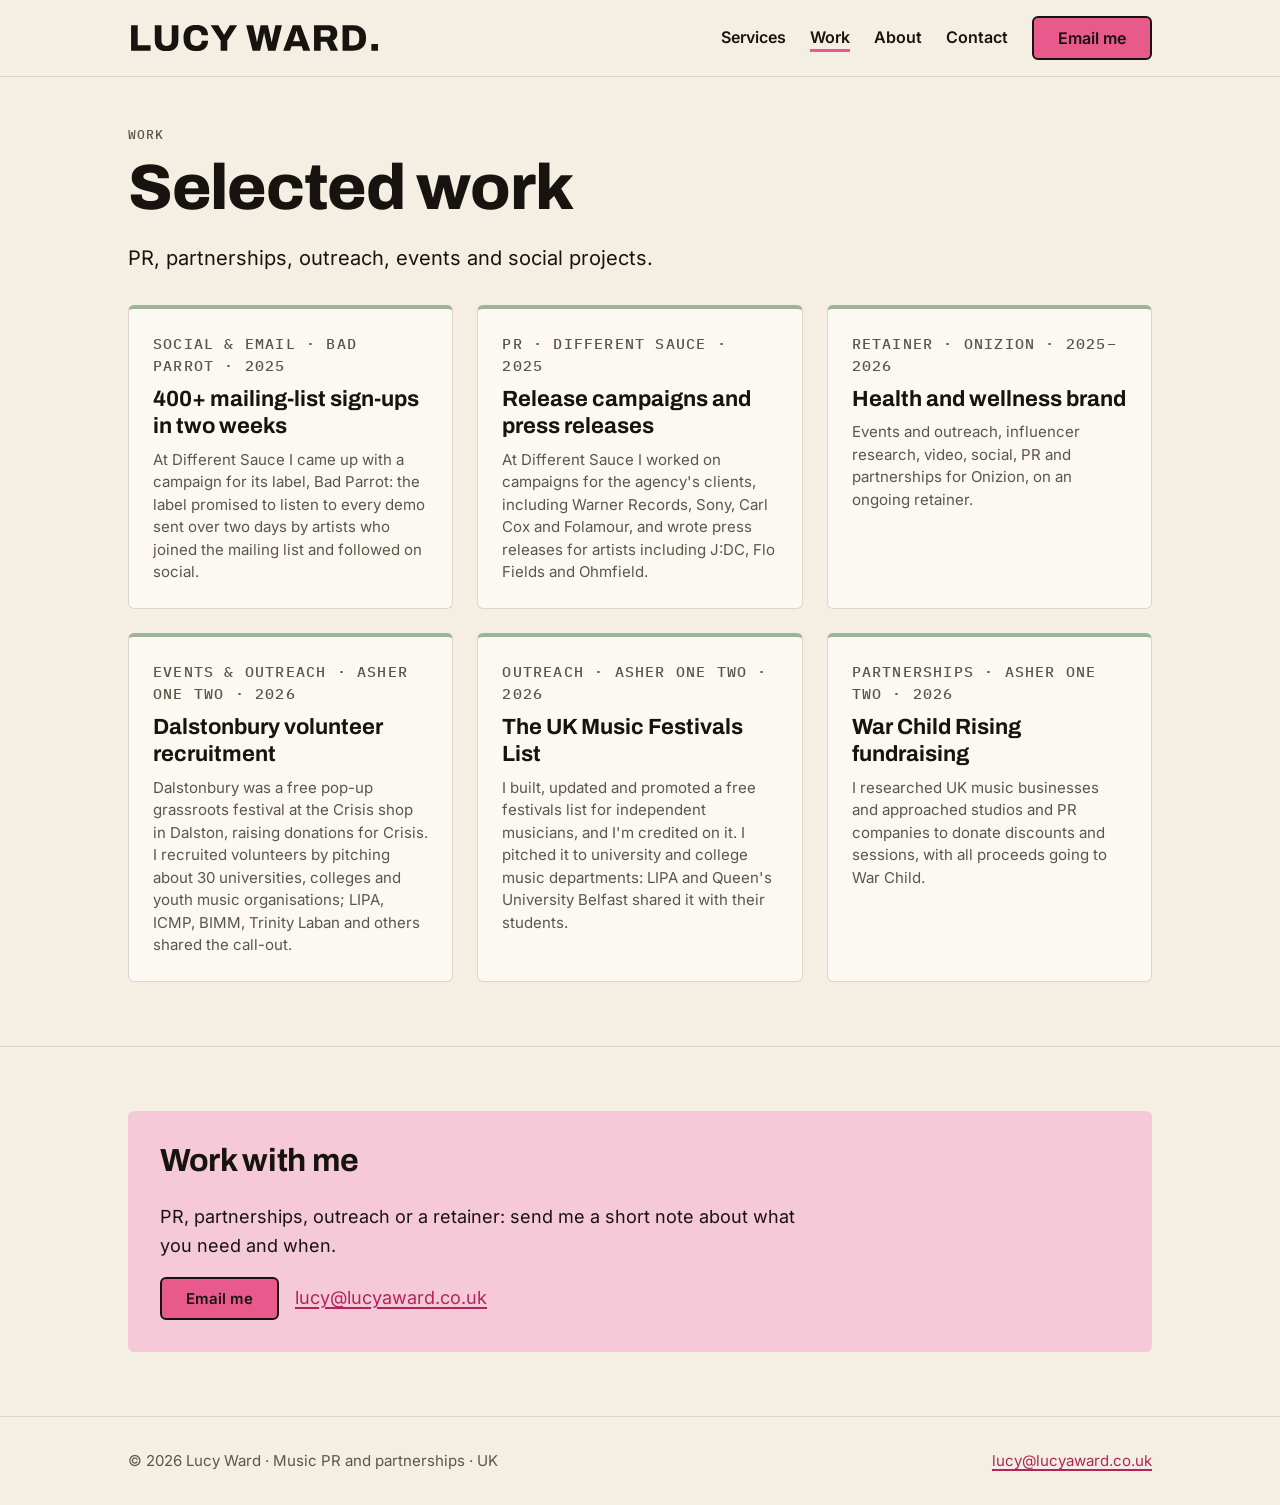
<file: work.html>
<!doctype html>
<html lang="en-GB">
<head>
<meta charset="utf-8">
<meta name="viewport" content="width=device-width, initial-scale=1">
<title>Work · Lucy Ward</title>
<meta name="description" content="PR, partnerships, outreach and events work by Lucy Ward, including the UK Music Festivals List and Dalstonbury.">
<meta property="og:title" content="Work · Lucy Ward">
<meta property="og:description" content="PR, partnerships, outreach and events work by Lucy Ward, including the UK Music Festivals List and Dalstonbury.">
<link rel="icon" href="/favicon.ico" sizes="48x48">
<link rel="icon" href="/favicon.svg" type="image/svg+xml">
<link rel="apple-touch-icon" href="/apple-touch-icon.png">
<link rel="manifest" href="/site.webmanifest">
<meta name="theme-color" content="#F5EFE3">
<link rel="preload" href="fonts/archivo-latin-800-normal.woff2" as="font" type="font/woff2" crossorigin>
<link rel="preload" href="fonts/inter-latin-400-normal.woff2" as="font" type="font/woff2" crossorigin>
<link rel="stylesheet" href="styles.css">
</head>
<body>
<a class="skip" href="#main">Skip to content</a>
<header class="site-header"><div class="wrap">
<a class="brand" href="index.html" aria-label="Lucy Ward, home"><svg class="wordmark" viewBox="40.2 40.2 811.6 84.3" aria-hidden="true" focusable="false"><path fill="currentColor" d="M50.16 123.47999999999999V41.03999999999999H71.64V105.83999999999999H113.52V123.47999999999999Z M165.24 124.91999999999999Q153.35999999999999 124.91999999999999 144.77999999999997 121.19999999999999Q136.2 117.47999999999999 131.64 110.03999999999999Q127.08 102.6 127.08 91.55999999999999V41.03999999999999H148.68V91.07999999999998Q148.68 98.99999999999999 152.88 103.55999999999999Q157.07999999999998 108.11999999999999 165.24 108.11999999999999Q173.39999999999998 108.11999999999999 177.71999999999997 103.55999999999999Q182.04 98.99999999999999 182.04 91.07999999999998V41.03999999999999H203.51999999999998V91.55999999999999Q203.51999999999998 102.6 198.95999999999998 110.03999999999999Q194.39999999999998 117.47999999999999 185.88 121.19999999999999Q177.35999999999999 124.91999999999999 165.24 124.91999999999999Z M261.6 124.91999999999999Q248.28 124.91999999999999 238.98000000000002 120.29999999999998Q229.68 115.67999999999999 224.88 106.19999999999999Q220.08 96.72 220.08 82.19999999999999Q220.08 60.83999999999999 230.82 50.21999999999999Q241.56 39.599999999999994 261.6 39.599999999999994Q272.76 39.599999999999994 281.4 43.379999999999995Q290.04 47.16 294.9 54.66Q299.76 62.15999999999999 299.76 73.32H278.76Q278.76 68.03999999999999 276.65999999999997 64.25999999999999Q274.56 60.47999999999999 270.78 58.43999999999999Q267.0 56.39999999999999 261.6 56.39999999999999Q254.88 56.39999999999999 250.56 59.16Q246.24 61.919999999999995 244.2 67.08Q242.16 72.24 242.16 79.55999999999999V84.96Q242.16 92.27999999999999 244.2 97.5Q246.24 102.72 250.5 105.41999999999999Q254.76 108.11999999999999 261.48 108.11999999999999Q267.24 108.11999999999999 271.26 106.19999999999999Q275.28 104.27999999999999 277.38 100.5Q279.48 96.72 279.48 91.44H299.76Q299.76 102.6 295.02 110.03999999999999Q290.28 117.47999999999999 281.7 121.19999999999999Q273.12 124.91999999999999 261.6 124.91999999999999Z M340.56 123.47999999999999V90.83999999999999L308.28 41.03999999999999H333.12L351.6 71.88H352.2L370.56 41.03999999999999H394.08L362.15999999999997 90.83999999999999V123.47999999999999Z M444.24 123.47999999999999 423.47999999999996 41.03999999999999H446.03999999999996L456.12 84.35999999999999Q456.36 85.44 456.72 87.47999999999999Q457.08 89.51999999999998 457.5 91.79999999999998Q457.91999999999996 94.07999999999998 458.28 95.99999999999999H458.76Q459.0 94.79999999999998 459.24 93.17999999999998Q459.47999999999996 91.55999999999999 459.78 89.94Q460.08 88.32 460.38 86.88Q460.68 85.44 460.79999999999995 84.35999999999999L470.28 41.03999999999999H493.67999999999995L503.4 84.35999999999999Q503.76 85.55999999999999 504.12 87.6Q504.48 89.63999999999999 504.9 91.91999999999999Q505.32 94.19999999999999 505.67999999999995 95.99999999999999H506.15999999999997Q506.4 94.67999999999999 506.7 93.17999999999999Q507.0 91.67999999999999 507.29999999999995 90.06Q507.59999999999997 88.44 507.9 87.0Q508.2 85.55999999999999 508.44 84.35999999999999L518.16 41.03999999999999H539.28L518.52 123.47999999999999H494.52L483.96 77.88Q483.71999999999997 76.19999999999999 483.24 74.03999999999999Q482.76 71.88 482.34 69.72Q481.91999999999996 67.56 481.68 65.88H481.2Q480.96 67.56 480.6 69.72Q480.24 71.88 479.82 74.03999999999999Q479.4 76.19999999999999 479.03999999999996 77.88L468.59999999999997 123.47999999999999Z M543.48 123.47999999999999 574.4399999999999 41.03999999999999H600.24L631.1999999999999 123.47999999999999H608.28L603.36 109.19999999999999H570.48L565.56 123.47999999999999ZM575.64 93.11999999999999H598.0799999999999L592.1999999999999 75.72Q591.72 74.39999999999999 591.06 72.41999999999999Q590.4 70.44 589.74 68.22Q589.0799999999999 66.0 588.48 63.72Q587.88 61.43999999999999 587.28 59.75999999999999H586.4399999999999Q585.96 62.03999999999999 585.12 64.91999999999999L583.3199999999999 70.67999999999999Q582.36 73.55999999999999 581.64 75.72Z M643.4399999999999 123.47999999999999V41.03999999999999H691.3199999999999Q700.4399999999999 41.03999999999999 706.56 44.459999999999994Q712.68 47.879999999999995 715.74 53.81999999999999Q718.8 59.75999999999999 718.8 67.07999999999998Q718.8 75.0 715.1399999999999 81.17999999999999Q711.4799999999999 87.35999999999999 704.8799999999999 90.83999999999999L721.4399999999999 123.47999999999999H697.4399999999999L683.76 94.44H664.92V123.47999999999999ZM664.92 78.47999999999999H687.1199999999999Q691.56 78.47999999999999 694.26 75.53999999999999Q696.9599999999999 72.6 696.9599999999999 67.67999999999999Q696.9599999999999 64.44 695.76 62.16Q694.56 59.879999999999995 692.3999999999999 58.61999999999999Q690.2399999999999 57.359999999999985 687.1199999999999 57.359999999999985H664.92Z M735.8399999999999 123.47999999999999V41.03999999999999H770.28Q783.7199999999999 41.03999999999999 793.02 45.47999999999999Q802.3199999999999 49.91999999999999 807.18 58.97999999999999Q812.04 68.03999999999999 812.04 82.19999999999999Q812.04 96.24 807.18 105.41999999999999Q802.3199999999999 114.6 793.02 119.03999999999999Q783.7199999999999 123.47999999999999 770.28 123.47999999999999ZM757.3199999999999 106.67999999999999H770.04Q775.0799999999999 106.67999999999999 778.8 105.23999999999998Q782.5199999999999 103.79999999999998 785.04 101.03999999999999Q787.56 98.27999999999999 788.76 94.19999999999999Q789.9599999999999 90.11999999999999 789.9599999999999 84.83999999999999V79.79999999999998Q789.9599999999999 74.39999999999999 788.76 70.32Q787.56 66.24 785.04 63.47999999999999Q782.5199999999999 60.71999999999999 778.8 59.27999999999999Q775.0799999999999 57.83999999999999 770.04 57.83999999999999H757.3199999999999Z M829.25 102.00h21.48v21.48h-21.48Z"/></svg></a>
<nav class="nav" aria-label="Main">
<a href="services.html">Services</a><a href="work.html" aria-current="page">Work</a><a href="about.html">About</a><a href="contact.html">Contact</a><a class="btn btn-primary" href="mailto:lucy@lucyaward.co.uk?subject=Enquiry%20via%20lucyaward.co.uk">Email me</a>
</nav>
</div></header>
<main id="main">
<section class="hero hero-page"><div class="wrap">
<p class="label">Work</p>
<h1 class="display page-title">Selected work</h1>
<p class="lead">PR, partnerships, outreach, events and social projects.</p>
</div></section>
<section class="block block-first"><div class="wrap">
<div class="grid grid-3"><div class="card card-pr"><p class="label">Social &amp; email · Bad Parrot · 2025</p><h3>400+ mailing-list sign-ups in two weeks</h3><p>At Different Sauce I came up with a campaign for its label, Bad Parrot: the label promised to listen to every demo sent over two days by artists who joined the mailing list and followed on social.</p></div><div class="card card-pr"><p class="label">PR · Different Sauce · 2025</p><h3>Release campaigns and press releases</h3><p>At Different Sauce I worked on campaigns for the agency&#x27;s clients, including Warner Records, Sony, Carl Cox and Folamour, and wrote press releases for artists including J:DC, Flo Fields and Ohmfield.</p></div><div class="card card-pr"><p class="label">Retainer · Onizion · 2025–2026</p><h3>Health and wellness brand</h3><p>Events and outreach, influencer research, video, social, PR and partnerships for Onizion, on an ongoing retainer.</p></div><div class="card card-pr"><p class="label">Events &amp; outreach · Asher One Two · 2026</p><h3>Dalstonbury volunteer recruitment</h3><p>Dalstonbury was a free pop-up grassroots festival at the Crisis shop in Dalston, raising donations for Crisis. I recruited volunteers by pitching about 30 universities, colleges and youth music organisations; LIPA, ICMP, BIMM, Trinity Laban and others shared the call-out.</p></div><div class="card card-pr"><p class="label">Outreach · Asher One Two · 2026</p><h3>The UK Music Festivals List</h3><p>I built, updated and promoted a free festivals list for independent musicians, and I&#x27;m credited on it. I pitched it to university and college music departments: LIPA and Queen&#x27;s University Belfast shared it with their students.</p></div><div class="card card-pr"><p class="label">Partnerships · Asher One Two · 2026</p><h3>War Child Rising fundraising</h3><p>I researched UK music businesses and approached studios and PR companies to donate discounts and sessions, with all proceeds going to War Child.</p></div></div>
</div></section>
<section class="block"><div class="wrap">
<div class="panel">
<h2>Work with me</h2>
<p>PR, partnerships, outreach or a retainer: send me a short note about what you need and when.</p>
<div class="actions"><a class="btn btn-primary" href="mailto:lucy@lucyaward.co.uk?subject=Enquiry%20via%20lucyaward.co.uk">Email me</a><a href="mailto:lucy@lucyaward.co.uk?subject=Enquiry%20via%20lucyaward.co.uk">lucy@lucyaward.co.uk</a></div>
</div>
</div></section>
</main>
<footer class="site-footer"><div class="wrap">
<span>© 2026 Lucy Ward · Music PR and partnerships · UK</span>
<a href="mailto:lucy@lucyaward.co.uk?subject=Enquiry%20via%20lucyaward.co.uk">lucy@lucyaward.co.uk</a>
</div></footer>
</body>
</html>
</file>
<file: styles.css>
/* Lucy Ward — built from the Lucy Ward design system */
@font-face { font-family: "Archivo"; src: url("fonts/archivo-latin-700-normal.woff2") format("woff2"); font-weight: 700; font-display: swap; }
@font-face { font-family: "Archivo"; src: url("fonts/archivo-latin-800-normal.woff2") format("woff2"); font-weight: 800; font-display: swap; }
@font-face { font-family: "Inter"; src: url("fonts/inter-latin-400-normal.woff2") format("woff2"); font-weight: 400; font-display: swap; }
@font-face { font-family: "Inter"; src: url("fonts/inter-latin-600-normal.woff2") format("woff2"); font-weight: 600; font-display: swap; }
@font-face { font-family: "IBM Plex Mono"; src: url("fonts/ibm-plex-mono-latin-500-normal.woff2") format("woff2"); font-weight: 500; font-display: swap; }
@font-face { font-family: "Newsreader"; src: url("fonts/newsreader-latin-400-normal.woff2") format("woff2"); font-weight: 400; font-display: swap; }

:root {
  --paper: #f5efe3; --paper-raised: #fcf9f3; --ink: #17140f; --ink-muted: #5c554b; --line: #ddd5c6;
  --pink: #e85a8c; --on-pink: #17140f; --pink-text: #b3245a; --sage: #9cb59a; --sage-text: #3f5e46; --blush: #f6c9d8;
  --font-display: "Archivo", "Arial Narrow", system-ui, sans-serif;
  --font-body: "Inter", system-ui, -apple-system, "Segoe UI", sans-serif;
  --font-mono: "IBM Plex Mono", ui-monospace, Menlo, monospace;
  --font-serif: "Newsreader", Georgia, serif;
  --space-1: 4px; --space-2: 8px; --space-3: 12px; --space-4: 16px; --space-5: 24px; --space-6: 32px; --space-7: 48px; --space-8: 64px; --space-9: 96px;
  --content-width: 1120px; --text-width: 640px; --radius-sm: 2px; --radius-md: 6px;
}

*, *::before, *::after { box-sizing: border-box; }
html { scroll-behavior: smooth; }
body { margin: 0; background: var(--paper); color: var(--ink); font-family: var(--font-body); font-size: 18px; line-height: 1.6; -webkit-font-smoothing: antialiased; }
img, svg { display: block; max-width: 100%; }
a { color: var(--pink-text); text-decoration: underline; text-underline-offset: 3px; text-decoration-thickness: 2px; }
a:hover { color: var(--ink); }
:focus-visible { outline: 2px solid var(--ink); outline-offset: 2px; }
.skip { position: absolute; left: -9999px; }
.skip:focus { left: var(--space-4); top: var(--space-4); background: var(--paper-raised); padding: var(--space-2) var(--space-3); z-index: 10; }

.wrap { max-width: var(--content-width); margin: 0 auto; padding: 0 var(--space-4); }
@media (min-width: 760px) { .wrap { padding: 0 var(--space-7); } }

/* Header */
.site-header { border-bottom: 1px solid var(--line); }
.site-header .wrap { display: flex; align-items: center; justify-content: space-between; gap: var(--space-4); min-height: 72px; flex-wrap: wrap; padding-block: var(--space-4); }
.brand { display: flex; align-items: center; gap: var(--space-3); color: var(--ink); text-decoration: none; }
.brand .wordmark { display: block; height: 22px; width: auto; }
@media (min-width: 760px) { .brand .wordmark { height: 26px; } }
.nav { display: flex; gap: var(--space-5); align-items: center; flex-wrap: wrap; }
.nav a { color: var(--ink); text-decoration: none; font-weight: 600; font-size: 16px; }
.nav a:hover { text-decoration: underline; }

/* Type */
.label { font-family: var(--font-mono); font-size: 13px; font-weight: 500; letter-spacing: 0.08em; text-transform: uppercase; color: var(--ink-muted); margin: 0; }
.display { font-family: var(--font-display); font-weight: 800; font-size: 44px; line-height: 0.95; letter-spacing: -0.02em; margin: var(--space-3) 0 var(--space-5); }
@media (min-width: 760px) { .display { font-size: 72px; } }
h2 { font-family: var(--font-display); font-weight: 700; font-size: 32px; line-height: 1.15; letter-spacing: -0.01em; margin: 0 0 var(--space-5); }
h3 { font-family: var(--font-display); font-weight: 700; font-size: 22px; line-height: 1.25; margin: 0; }
.lead { font-size: 20px; line-height: 1.5; max-width: var(--text-width); margin: 0 0 var(--space-6); }
p { max-width: var(--text-width); }

/* Sections */
.hero { padding: var(--space-7) 0; }
@media (min-width: 760px) { .hero { padding: var(--space-8) 0; } }
section.block { padding: var(--space-7) 0; border-top: 1px solid var(--line); }
@media (min-width: 760px) { section.block { padding: var(--space-8) 0; } }
.section-head { display: flex; justify-content: space-between; align-items: baseline; gap: var(--space-4); flex-wrap: wrap; }

/* Buttons */
.actions { display: flex; gap: var(--space-4); flex-wrap: wrap; align-items: center; }
.btn { display: inline-flex; align-items: center; font-family: var(--font-body); font-size: 15px; font-weight: 600; line-height: 1; padding: var(--space-3) var(--space-5); border-radius: var(--radius-md); border: 2px solid var(--ink); background: transparent; color: var(--ink); text-decoration: none; transition: transform 140ms ease-out, filter 140ms ease-out; }
.btn:hover { background: var(--paper-raised); color: var(--ink); }
.btn:active { transform: scale(0.97); }
.btn-primary { background: var(--pink); color: var(--on-pink); border-color: #17140f; }
.btn-primary:hover { background: var(--pink); filter: brightness(0.95); }

/* Cards */
.grid { display: grid; gap: var(--space-5); grid-template-columns: 1fr; }
@media (min-width: 760px) { .grid { grid-template-columns: repeat(2, 1fr); } }
@media (min-width: 1040px) { .grid-3 { grid-template-columns: repeat(3, 1fr); } }
.card { display: flex; flex-direction: column; gap: var(--space-2); padding: var(--space-5); background: var(--paper-raised); border: 1px solid var(--line); border-radius: var(--radius-md); color: var(--ink); text-decoration: none; transition: box-shadow 160ms ease-out, transform 160ms ease-out; }
a.card:hover { color: var(--ink); box-shadow: 0 1px 0 var(--line), 0 8px 24px -12px rgba(23,20,15,0.25); transform: translateY(-2px); }
.card-writing { border-top: 4px solid var(--pink); }
.card-pr { border-top: 4px solid var(--sage); }
.card p { margin: 0; font-size: 15px; line-height: 1.5; color: var(--ink-muted); }
.card .more { margin-top: auto; padding-top: var(--space-3); font-size: 15px; font-weight: 600; color: var(--pink-text); text-decoration: underline; text-underline-offset: 3px; text-decoration-thickness: 2px; }
.card ul { margin: var(--space-2) 0 0; padding-left: 1.1em; font-size: 15px; line-height: 1.5; color: var(--ink-muted); }

/* Tags */
.tags { display: flex; gap: var(--space-2); flex-wrap: wrap; margin: 0 0 var(--space-6); padding: 0; list-style: none; }
.tag { display: inline-block; font-family: var(--font-mono); font-size: 13px; font-weight: 500; letter-spacing: 0.08em; text-transform: uppercase; line-height: 1.4; padding: var(--space-1) var(--space-2); border-radius: var(--radius-sm); }
.tag-writing { background: var(--blush); color: #17140f; }
.tag-pr { background: var(--sage); color: #17140f; }

/* Panels */
.panel { background: var(--blush); border-radius: var(--radius-md); padding: var(--space-6); }
.panel p { margin: 0 0 var(--space-4); }
.about p { margin: 0 0 var(--space-4); }

/* Writing list page */
.pub { margin-top: var(--space-7); }
.pub h2 { margin-bottom: var(--space-4); }
.clips { list-style: none; margin: 0; padding: 0; border-top: 1px solid var(--line); }
.clips li { padding: var(--space-4) 0; border-bottom: 1px solid var(--line); display: grid; gap: var(--space-1); }
.clips a { font-weight: 600; color: var(--ink); text-decoration-color: var(--pink); }
.clips a:hover { color: var(--pink-text); }
.clips .note { font-size: 15px; color: var(--ink-muted); }

/* Footer */
.site-footer { border-top: 1px solid var(--line); padding: var(--space-6) 0; font-size: 15px; color: var(--ink-muted); }
.site-footer .wrap { display: flex; justify-content: space-between; gap: var(--space-4); flex-wrap: wrap; }

@media (prefers-reduced-motion: reduce) { html { scroll-behavior: auto; } .btn, .card { transition: none; } a.card:hover { transform: none; } }

/* About photo */
.about-grid { display: grid; gap: var(--space-6); align-items: start; }
.about-photo img { display: block; width: 100%; max-width: 280px; height: auto; border-radius: var(--radius-md, 6px); border: 0; }
@media (min-width: 760px) { .about-grid { grid-template-columns: 280px minmax(0, 640px); gap: var(--space-7); } }

/* Multi-page */
.nav a[aria-current="page"] { text-decoration: underline; text-decoration-color: var(--pink); text-decoration-thickness: 3px; text-underline-offset: 6px; }
.hero.hero-page { padding: var(--space-6) 0 var(--space-5); }
@media (min-width: 760px) { .hero.hero-page { padding: var(--space-7) 0 var(--space-6); } }
.hero-page .lead { margin-bottom: 0; }
.page-title { font-size: clamp(40px, 7vw, 64px); }
section.block.block-first { padding-top: 0; border-top: 0; }
.more-link { font-weight: 600; }
.contact-grid { display: grid; gap: var(--space-7); align-items: start; }
@media (min-width: 760px) { .contact-grid { grid-template-columns: minmax(0, 1fr) minmax(0, 1fr); } }
.contact-email { font-size: 20px; font-weight: 600; word-break: break-word; }
.checklist { padding-left: 1.2em; margin: 0; }
.checklist li { margin-bottom: var(--space-3); }

/* Proof row */
.proof { display: grid; gap: var(--space-4); margin-top: var(--space-7); padding-top: var(--space-5); border-top: 1px solid var(--line); }
.proof-row { display: grid; gap: var(--space-2); }
.proof-list { list-style: none; margin: 0; padding: 0; display: flex; flex-wrap: wrap; gap: var(--space-1) var(--space-5); font-family: var(--font-display); font-weight: 700; font-size: 20px; line-height: 1.3; color: var(--ink); }
@media (min-width: 760px) { .proof-list { font-size: 24px; } }
</file>
